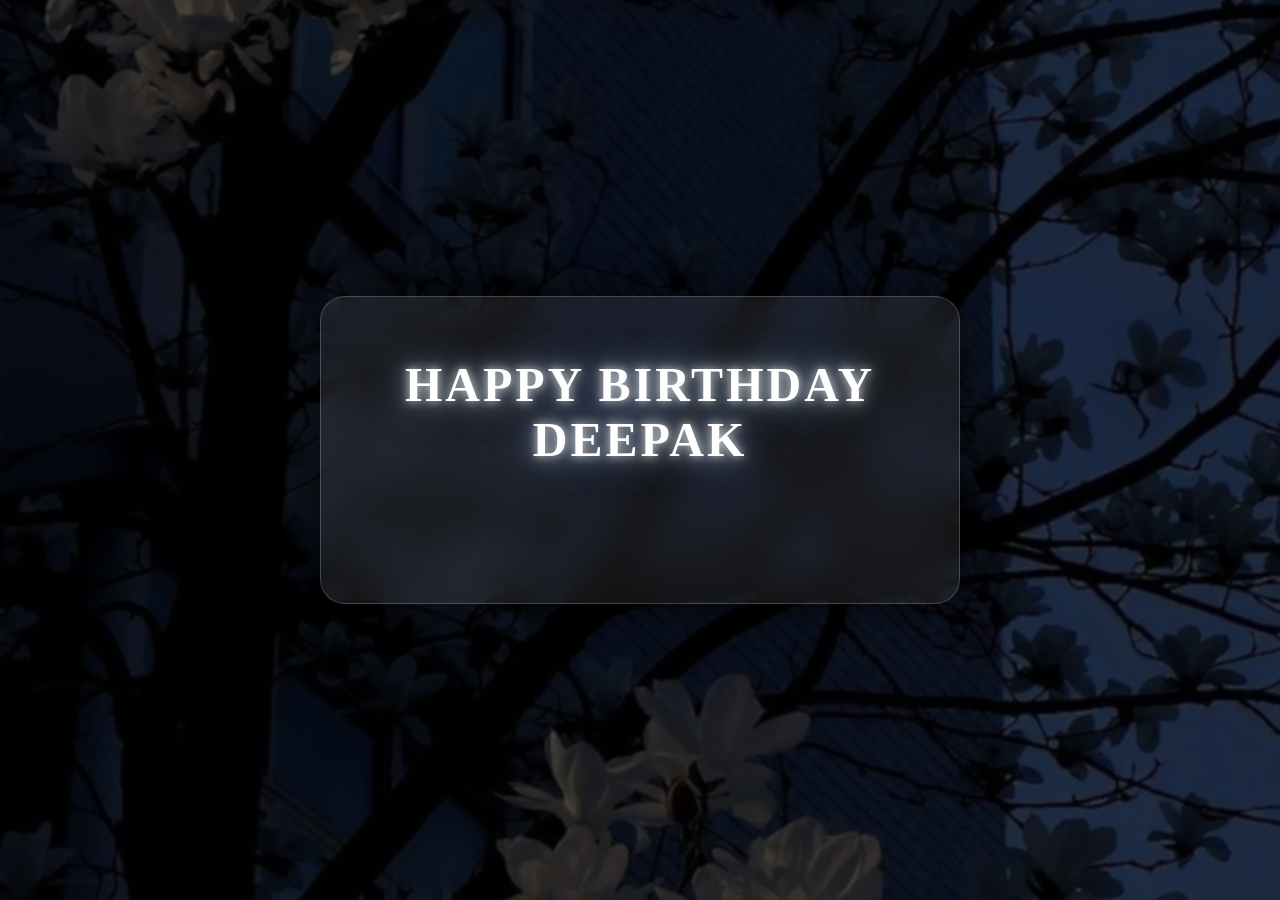
<file: index.html>
<!DOCTYPE html>
<html lang="en">
<head>
  <meta charset="UTF-8">
  <meta name="viewport" content="width=device-width, initial-scale=1.0">
  <title>Hii Darling</title>
  <link rel="stylesheet" href="styles/index.css">
</head>
<body>

<section class="hero">
  <img src="images/main-background.jpeg" class="hero-img">
  <div class="content">
    <div class="wish" id="loveText">Happy Birthday Deepak</div>
    <a href="menu.html" class="btn" id="enterBtn">Click</a>
  </div>
</section>

<script src="index.js"></script>

</body>
</html>
</file>
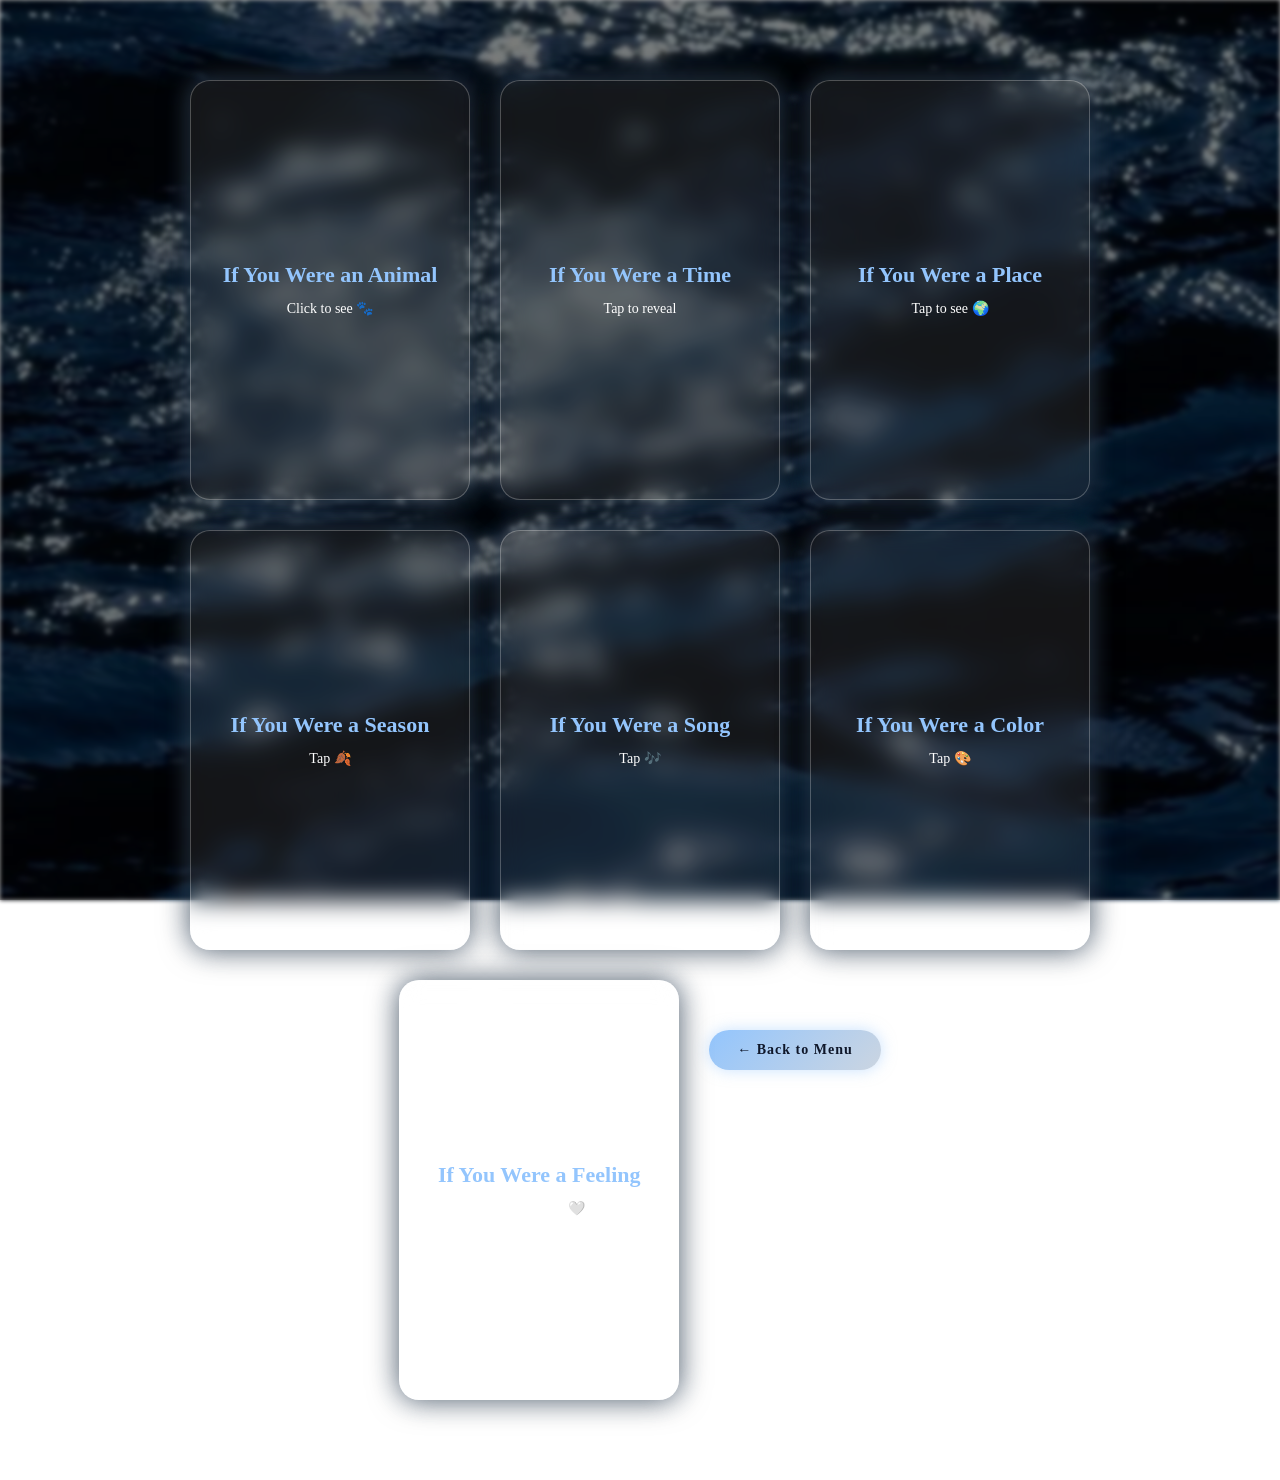
<file: anology.html>
<!DOCTYPE html>
<html lang="en">

<head>
  <meta charset="UTF-8">
  <meta name="viewport" content="width=device-width, initial-scale=1.0">
  <title>Analogy</title>
  <link rel="stylesheet" href="styles/anology.css">
</head>

<body>

  <section class="hero">
    <img src="images/analogy-background.jpeg" class="hero-img">

    <div class="content">
      <div class="cards-container">


        <!-- 1 -->
        <div class="flip-card effect-1">
          <div class="flip-inner">
            <div class="flip-front">
              <h2>If You Were an Animal</h2>
              <p>Click to see 🐾</p>
            </div>
            <div class="flip-back">
              <img src="images/cat.jpeg" class="flip-img">
              <p>You’d be a cat — calm, independent, secretly soft, and friendly only with the people you genuinely like.</p>
            </div>
          </div>
        </div>

        <!-- 2 -->
        <div class="flip-card effect-2">
          <div class="flip-inner">
            <div class="flip-front">
              <h2>If You Were a Time</h2>
              <p>Tap to reveal </p>
            </div>
            <div class="flip-back">
              <img src="images/time.jpeg" class="flip-img">
              <p>You’d be a sunrise — the kind that slowly lights up everything around it.</p>
            </div>
          </div>
        </div>

        <!-- 3 -->
        <div class="flip-card effect-3">
          <div class="flip-inner">
            <div class="flip-front">
              <h2>If You Were a Place</h2>
              <p>Tap to see 🌍</p>
            </div>
            <div class="flip-back">
              <img src="images/place.jpeg" class="flip-img">
              <p>You’d be the Mountains — strong and grounding. Infinte</p>
            </div>
          </div>
        </div>

        <!-- 4 -->
        <div class="flip-card effect-4">
          <div class="flip-inner">
            <div class="flip-front">
              <h2>If You Were a Season</h2>
              <p>Tap 🍂</p>
            </div>
            <div class="flip-back">
              <img src="images/season.jpeg" class="flip-img">
              <p>You’d be Spring — fresh, warm, and the kind that makes everything feel alive again.</p>
            </div>
          </div>
        </div>

        <!-- 5 -->
        <div class="flip-card effect-5">
          <div class="flip-inner">
            <div class="flip-front">
              <h2>If You Were a Song</h2>
              <p>Tap 🎶</p>
            </div>
            <div class="flip-back">
              <img src="images/song.jpeg" class="flip-img">
              <p>Stubborn. Not gonna lie</p>
            </div>
          </div>
        </div>

        <!-- 6 -->
        <div class="flip-card effect-6">
          <div class="flip-inner">
            <div class="flip-front">
              <h2>If You Were a Color</h2>
              <p>Tap 🎨</p>
            </div>
            <div class="flip-back">
              <img src="images/color.jpeg" class="flip-img">
              <p>You’d be Pantone Blue — deep and rare.</p>
            </div>
          </div>
        </div>

        <!-- 7 (Emotional) -->
        <div class="flip-card effect-7">
          <div class="flip-inner">
            <div class="flip-front">
              <h2>If You Were a Feeling</h2>
              <p>Click slowly 🤍</p>
            </div>
            <div class="flip-back">
              <img src="images/feeling.jpeg" class="flip-img">
              <p>You’d be Comfort — the kind that feels like home.</p>
            </div>
          </div>
        </div>

        <div class="back-wrapper">
          <a href="menu.html" class="back-btn">← Back to Menu</a>
        </div>


      </div>
    </div>
  </section>

  <script>
    const cards = document.querySelectorAll(".flip-card");
    cards.forEach(card => {
      card.addEventListener("click", () => {
        card.classList.toggle("flipped");
      });
    });
  </script>

</body>

</html>
</file>
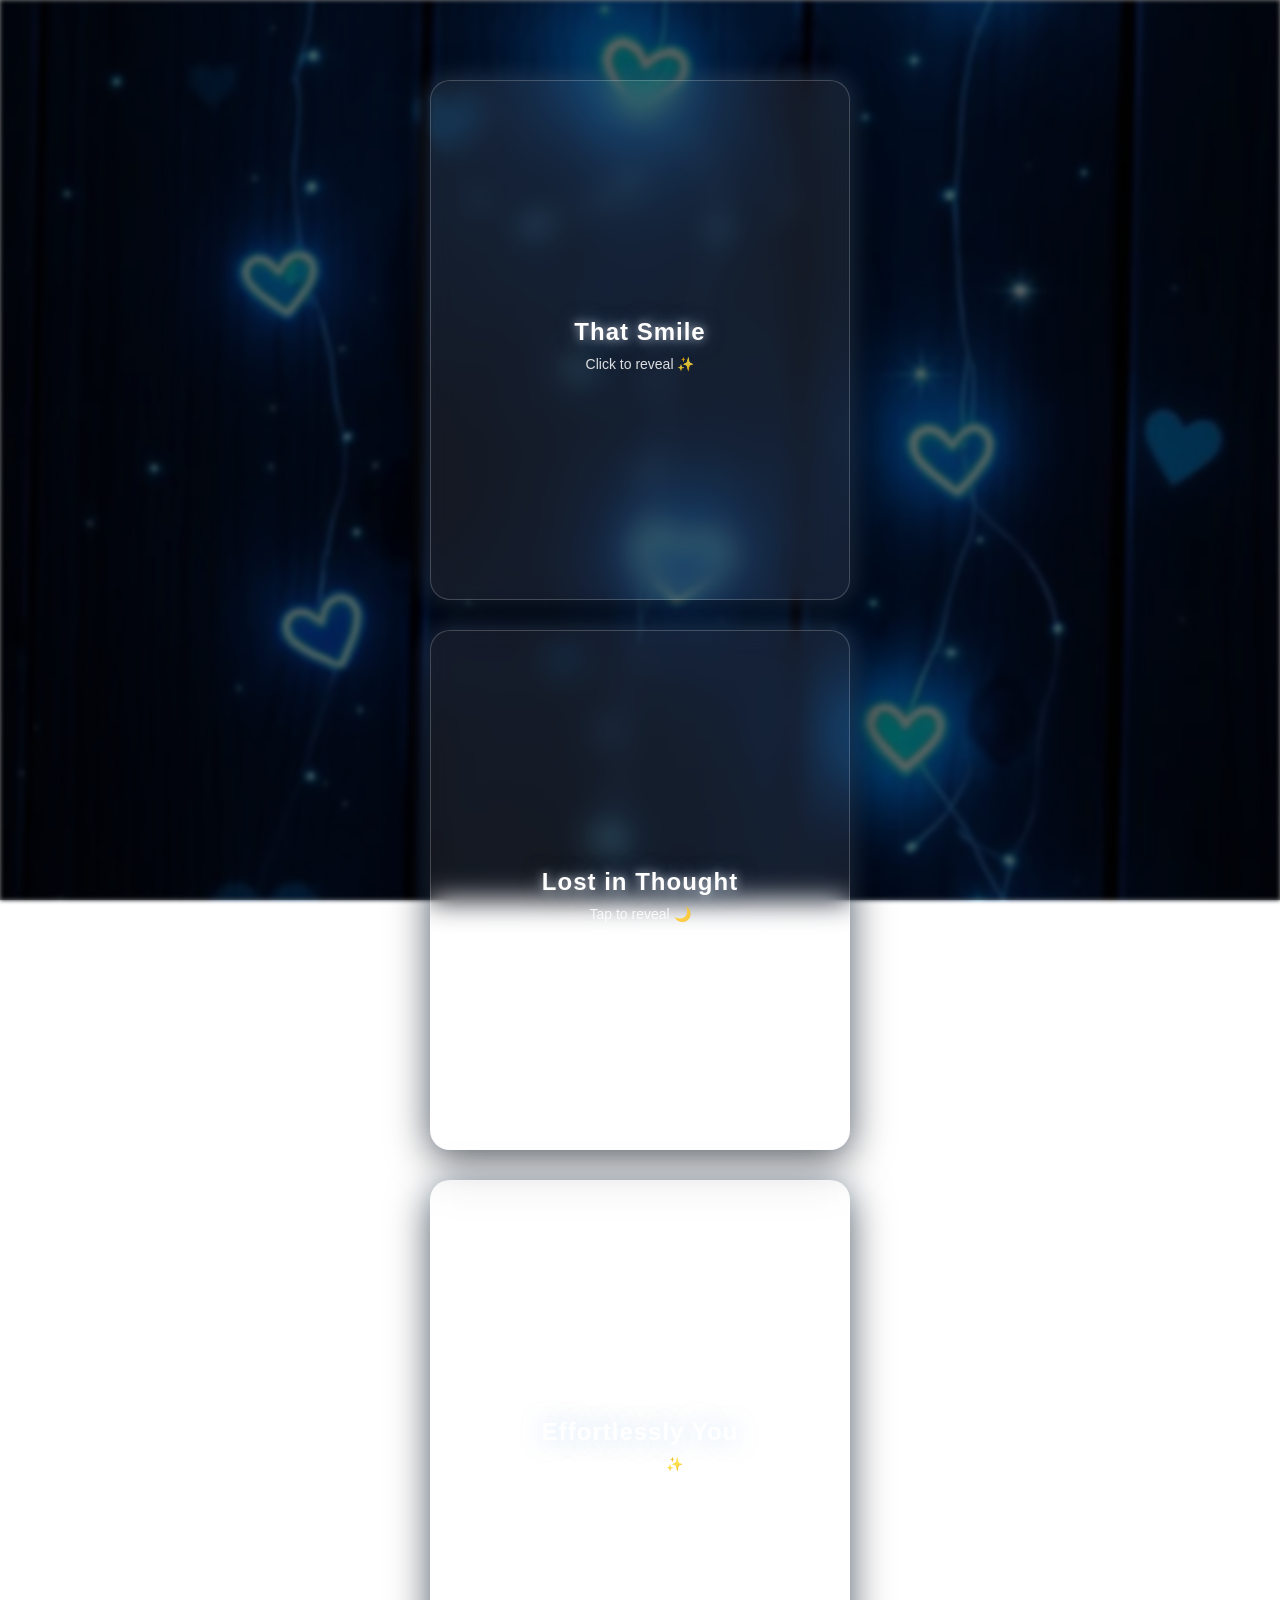
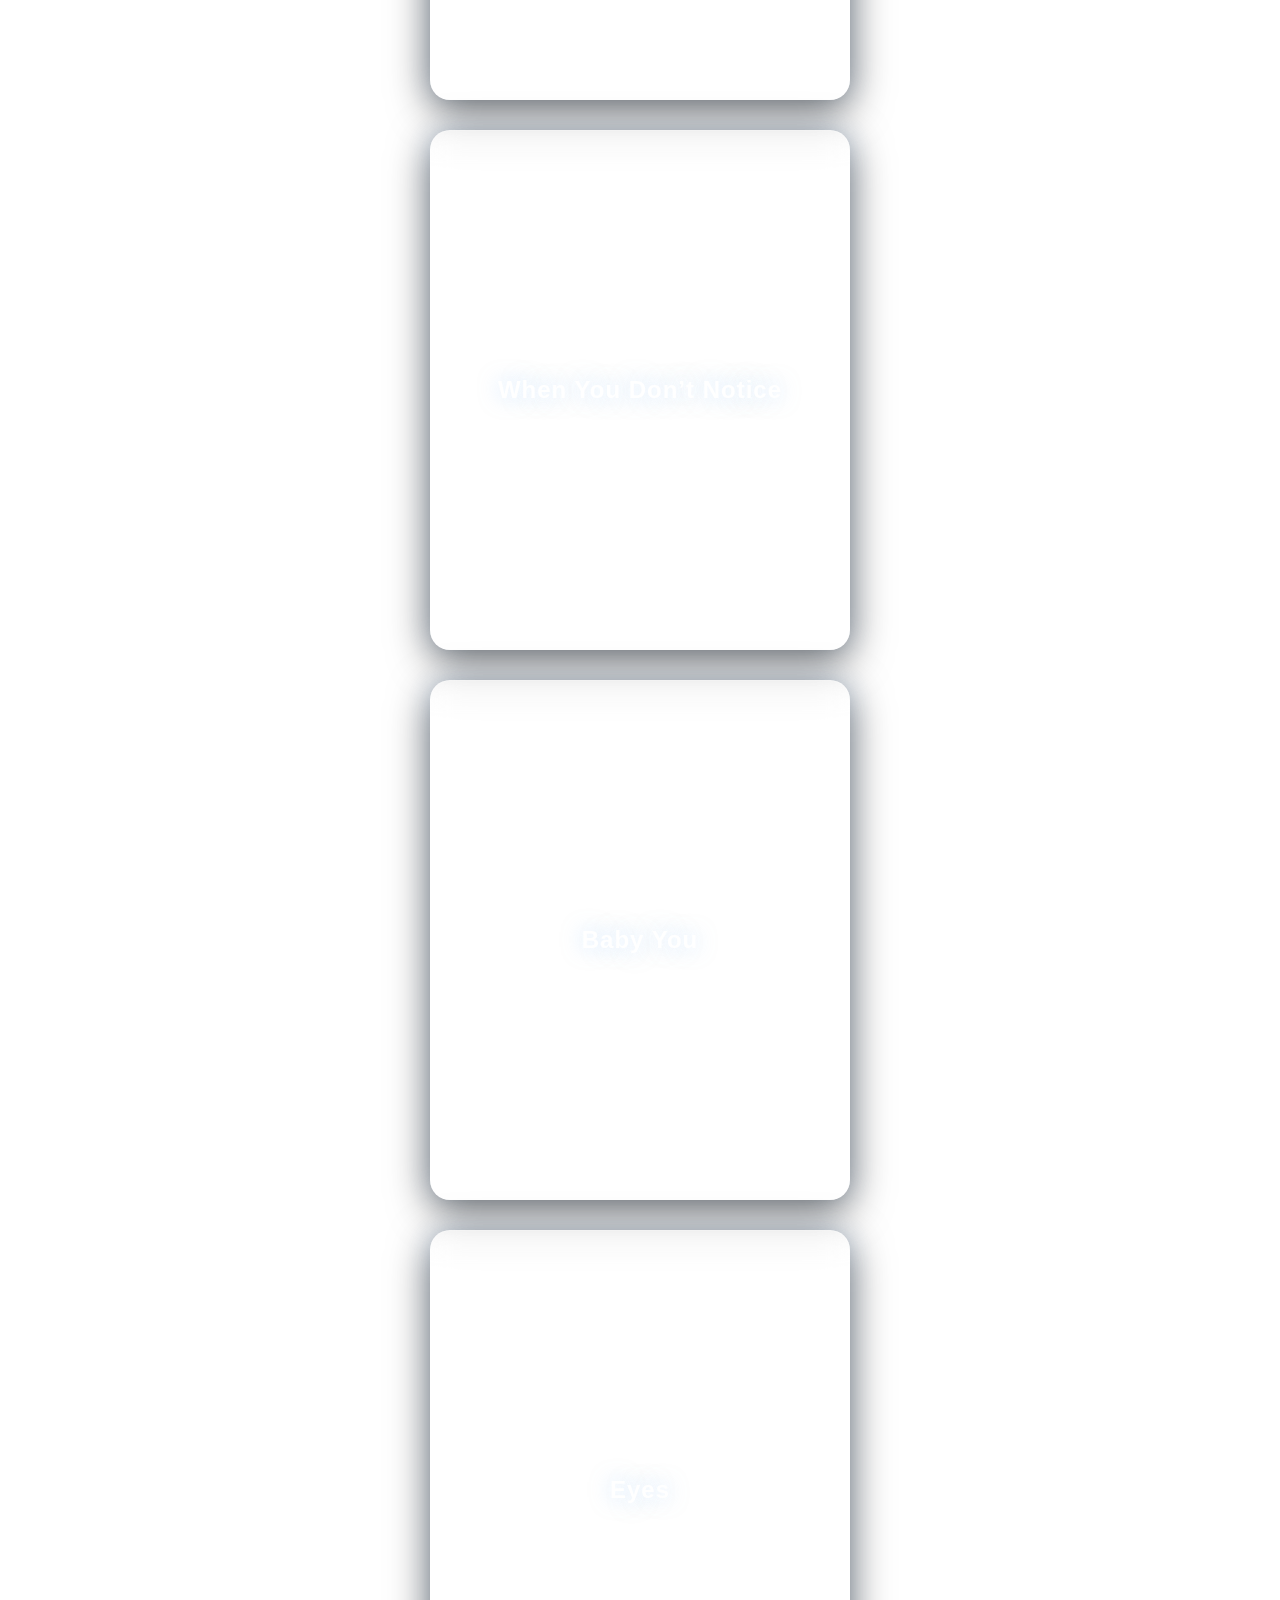
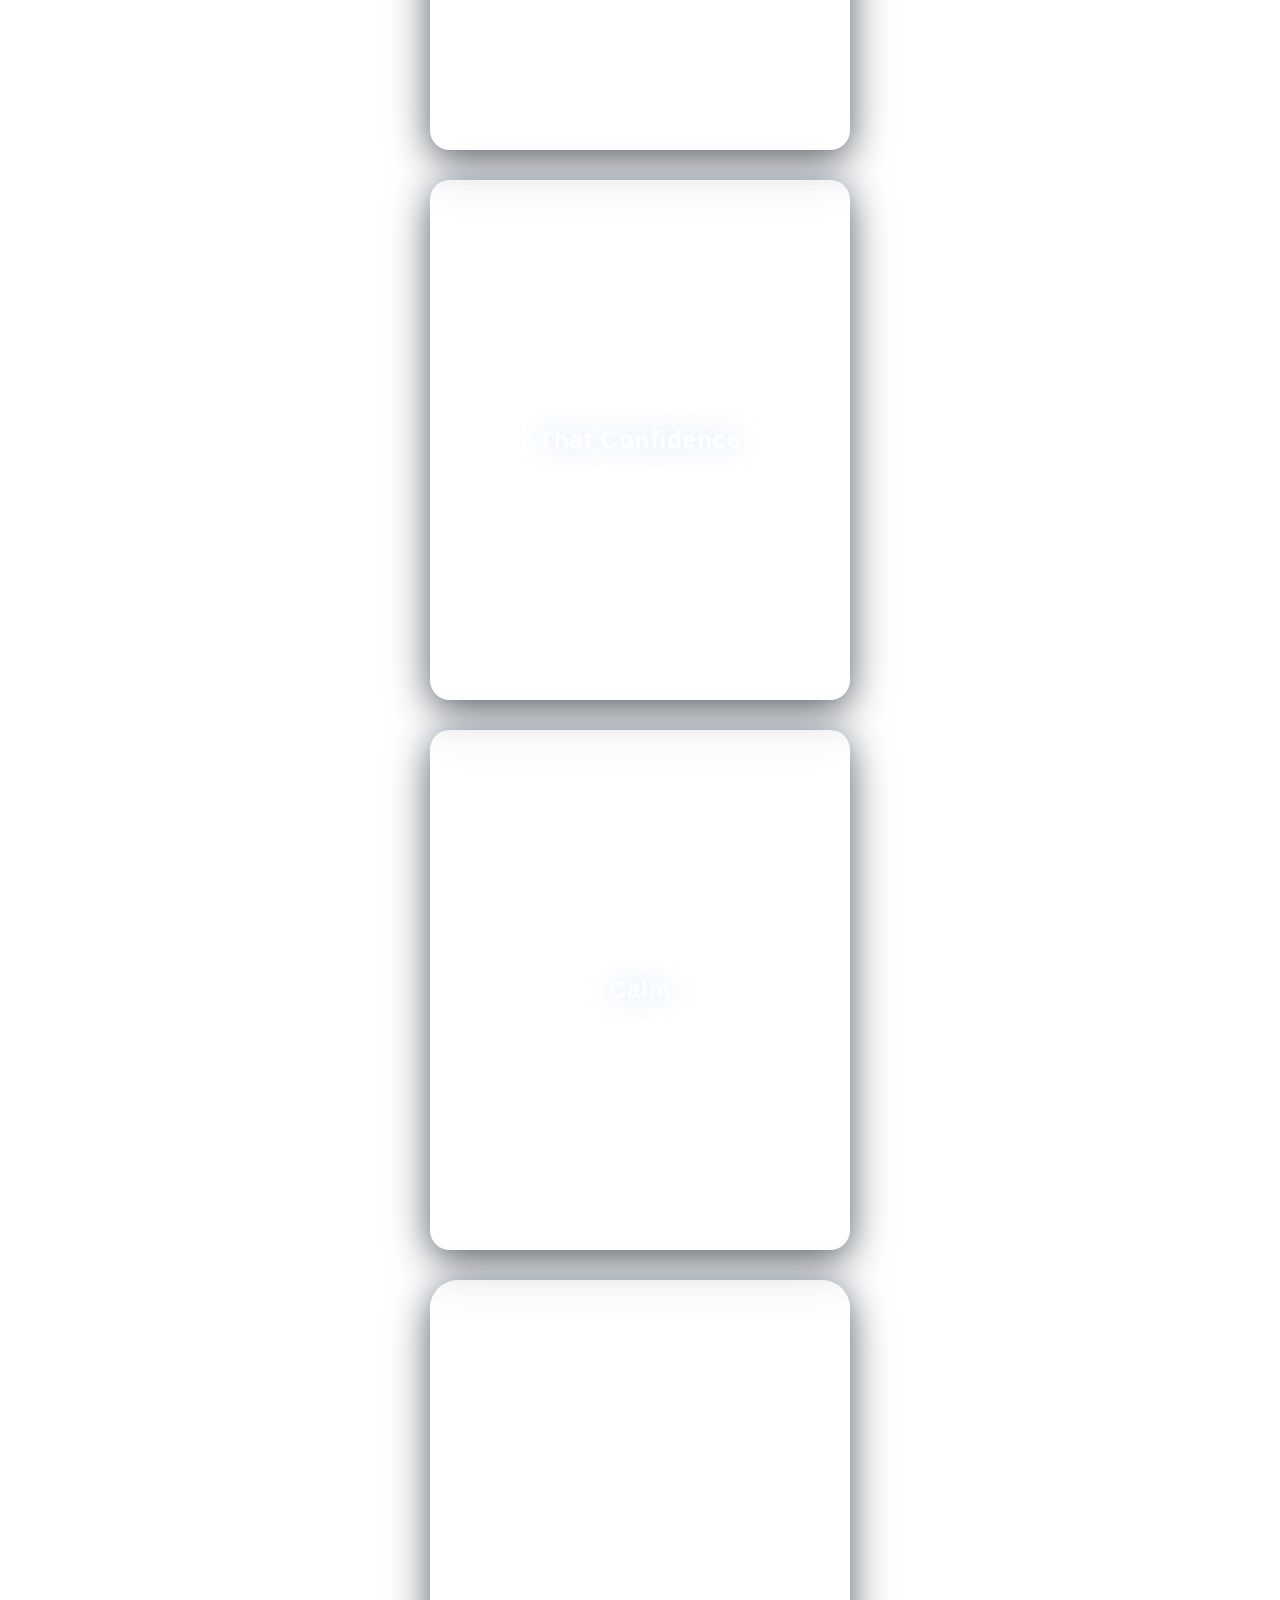
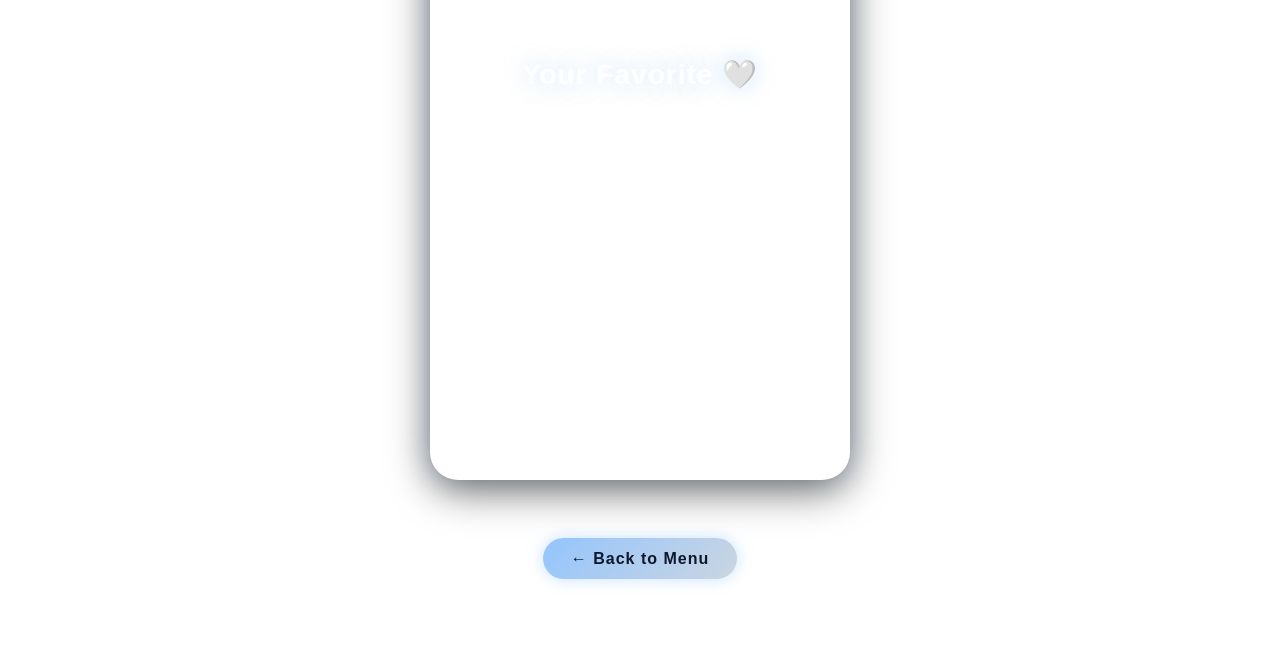
<file: describing.html>
<!DOCTYPE html>
<html lang="en">
<head>
  <meta charset="UTF-8">
  <title>Describing</title>
  <meta name="viewport" content="width=device-width, initial-scale=1.0">
  <link rel="stylesheet" href="styles/describing.css">
</head>

<body>

<section class="hero">
  <img src="images/describing-background.jpeg" class="hero-img">

  <div class="content">
    <div class="cards-container">

      <!-- 1 -->
      <div class="flip-card effect-1">
        <div class="flip-inner">
          <div class="flip-front">
            <h2>That Smile</h2>
            <p>Click to reveal ✨</p>
          </div>
          <div class="flip-back">
            <img src="images/smile.jpeg" class="flip-img">
            <p>This right here? This is the reason my mood changes in seconds and i forgive you easyly</p>
          </div>
        </div>
      </div>

      <!-- 2 -->
      <div class="flip-card effect-2">
        <div class="flip-inner">
          <div class="flip-front">
            <h2>Lost in Thought</h2>
            <p>Tap to reveal 🌙</p>
          </div>
          <div class="flip-back">
            <img src="images/lost.jpeg" class="flip-img">
            <p>The way you stare into nothing while thinking about everything… it’s attractive.</p>
          </div>
        </div>
      </div>

      <!-- 3 -->
      <div class="flip-card effect-3">
        <div class="flip-inner">
          <div class="flip-front">
            <h2>Effortlessly You</h2>
            <p>Tap to see ✨</p>
          </div>
          <div class="flip-back">
            <img src="images/effortless.jpeg" class="flip-img">
            <p>You don’t even put in extra effort.
But somehow, you always looks the Best. What is the secret</p>
          </div>
        </div>
      </div>

      <!-- 4 -->
      <div class="flip-card effect-4">
        <div class="flip-inner">
          <div class="flip-front">
            <h2>When You Don’t Notice</h2>
          </div>
          <div class="flip-back">
            <img src="images/notice.jpeg" class="flip-img">
            <p>The best version of you is when you don’t even know you’re being watched. hayeeeeeeeee</p>
          </div>
        </div>
      </div>

      <!-- 5 -->
      <div class="flip-card effect-5">
        <div class="flip-inner">
          <div class="flip-front">
            <h2>Baby You</h2>
          </div>
          <div class="flip-back">
            <img src="images/baby.jpeg" class="flip-img">
            <p>That soft side you don’t show everyone. </p>
          </div>
        </div>
      </div>

      <!-- 6 -->
      <div class="flip-card effect-6">
        <div class="flip-inner">
          <div class="flip-front">
            <h2>Eyes</h2>
          </div>
          <div class="flip-back">
            <img src="images/eyes.jpeg" class="flip-img">
            <p>It’s the way they look like they understand more than you say. MY Favorite 😉😘</p>
          </div>
        </div>
      </div>

      <!-- 7 -->
      <div class="flip-card effect-7">
        <div class="flip-inner">
          <div class="flip-front">
            <h2>That Confidence</h2>
          </div>
          <div class="flip-back">
            <img src="images/confidence.jpeg" class="flip-img">
            <p>The way you carry yourself… you don’t even realize how powerful that is.</p>
          </div>
        </div>
      </div>

      <!-- 8 -->
      <div class="flip-card effect-8">
        <div class="flip-inner">
          <div class="flip-front">
            <h2>Calm</h2>
          </div>
          <div class="flip-back">
            <img src="images/calm.jpeg" class="flip-img">
            <p>You don’t rush. You don’t panic.
You just stay composed  and that says everything..</p>
          </div>
        </div>
      </div>

      <!-- 9
      <div class="flip-card effect-9">
        <div class="flip-inner">
          <div class="flip-front">
            <h2>Even Like This</h2>
          </div>
          <div class="flip-back">
            <img src="images/annoyed.jpeg" class="flip-img">
            <p>Even when you’re annoyed… I still think you look perfect.</p>
          </div>
        </div>
      </div> -->

      <!-- 10 FINAL -->
      <div class="flip-card effect-10">
        <div class="flip-inner">
          <div class="flip-front">
            <h2>Your Favorite 🤍</h2>
            <p>Click slowly…</p>
          </div>
          <div class="flip-back">
            <img src="images/your.jpeg" class="flip-img">
            <p>The way you love your people…</p>
          </div>
        </div>
      </div>

      <div class="back-wrapper">
        <a href="menu.html" class="back-btn">← Back to Menu</a>
      </div>

    </div>
  </div>
</section>

<script>
  const cards = document.querySelectorAll(".flip-card");
  cards.forEach(card => {
    card.addEventListener("click", () => {
      card.classList.toggle("flipped");
    });
  });
</script>

</body>
</html>
</file>
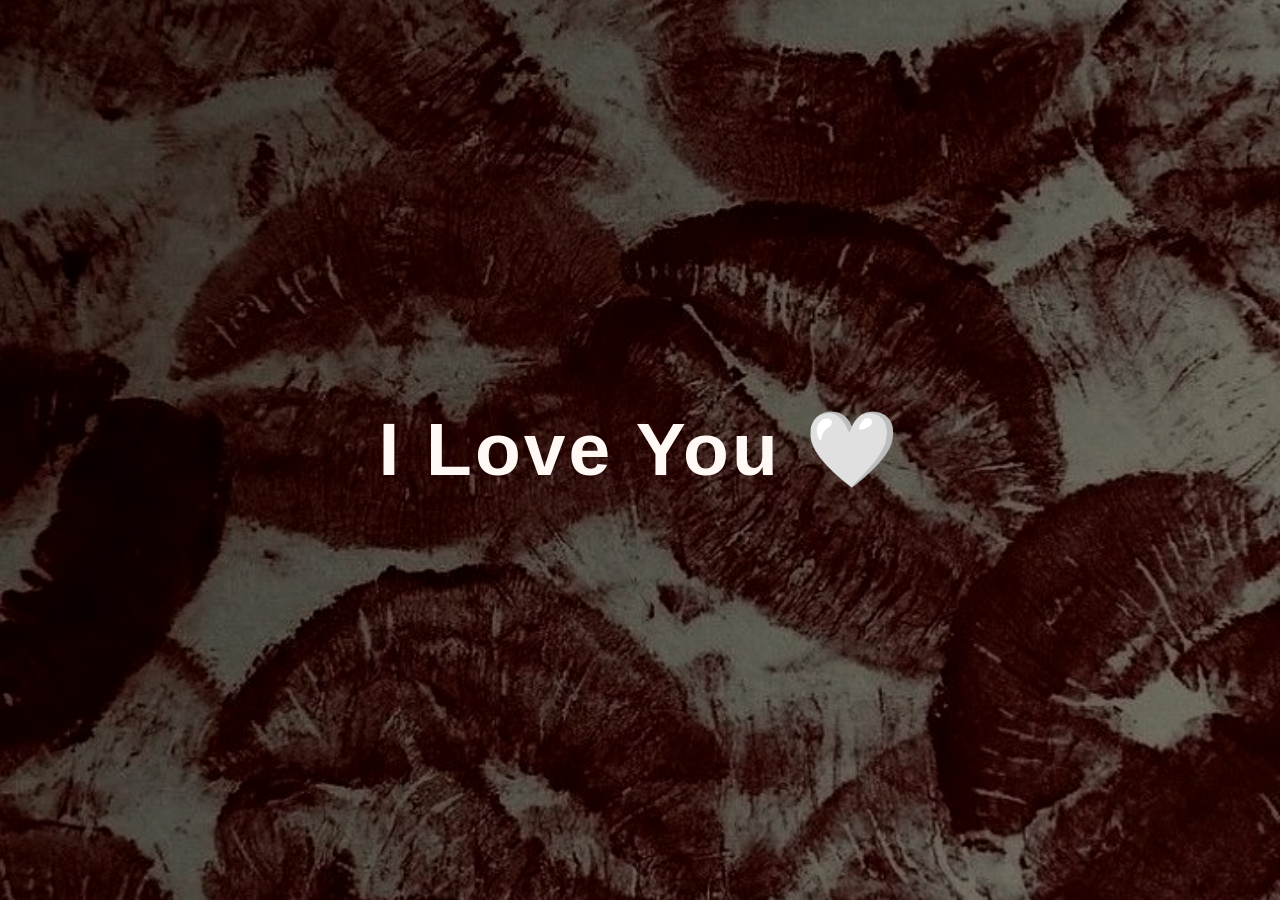
<file: final.html>
<!DOCTYPE html>
<html lang="en">
<head>
  <meta charset="UTF-8">
  <title>I Love You</title>
  <meta name="viewport" content="width=device-width, initial-scale=1.0">
  <link rel="stylesheet" href="styles/final.css">
</head>

<body>
<img src="images/background.jpeg" class="bg-img">
<div class="overlay"></div>

<div class="love-container">
  <h1 id="loveText" class="love-text">I Love You 🤍</h1>
</div>

<script src="final.js"></script>

</body>
</html>
</file>
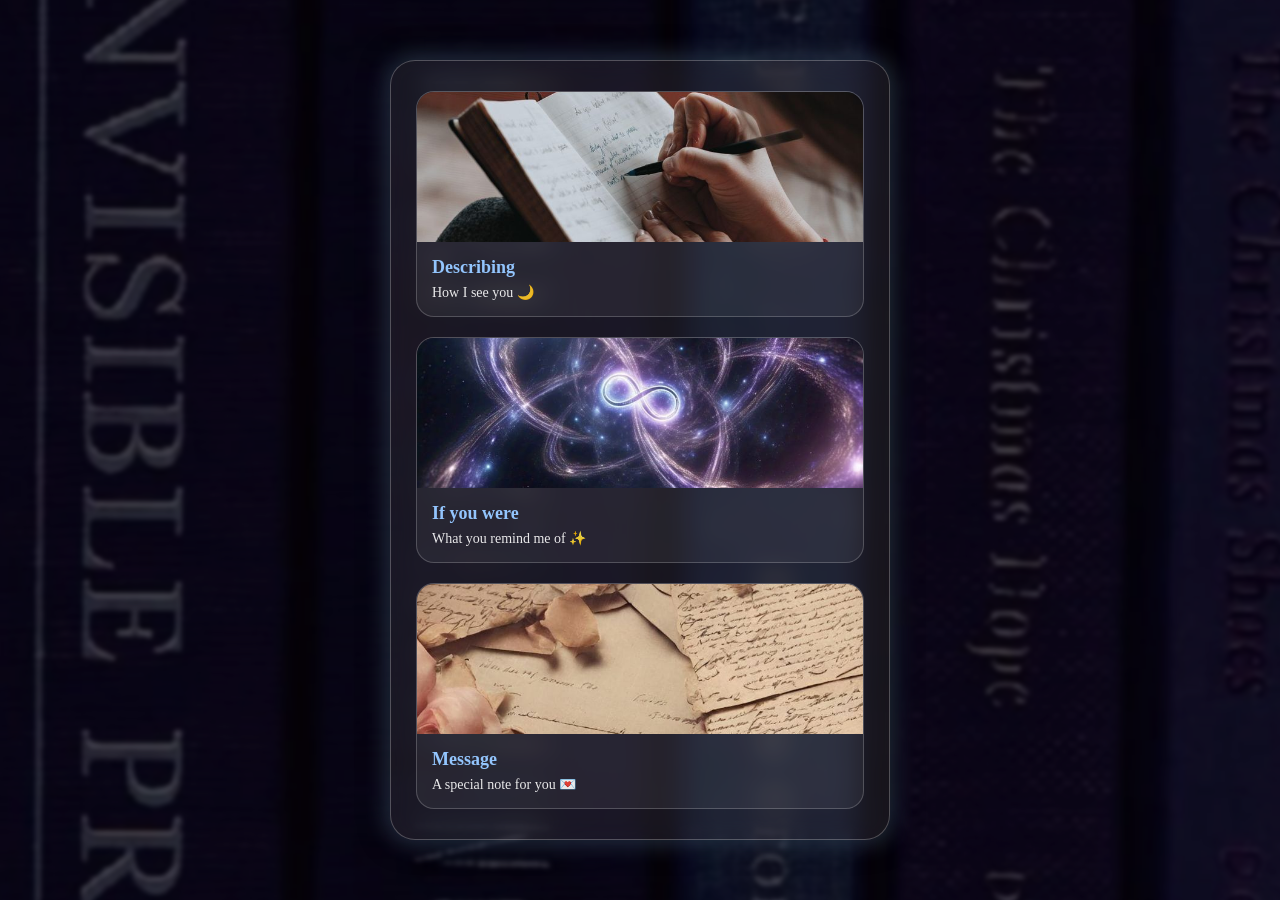
<file: menu.html>
<!DOCTYPE html>
<html lang="en">

<head>
  <meta charset="UTF-8">
  <meta name="viewport" content="width=device-width, initial-scale=1.0">
  <title>Menu </title>
  <link rel="stylesheet" href="styles/menu.css">
</head>

<body>
  <section class="hero">
    <img src="images/menu-background.jpeg" class="hero-img">

    <div class="content">

      <div class="menu-card">

        <a href="describing.html" class="menu-item">
          <img src="images/describing.jpeg" class="card-img">
          <div class="card-text">
            <h2>Describing</h2>
            <p>How I see you 🌙</p>
          </div>
        </a>

        <a href="anology.html" class="menu-item">
          <img src="images/analogy.jpeg" class="card-img">
          <div class="card-text">
            <h2>If you were</h2>
            <p>What you remind me of ✨</p>
          </div>
        </a>

        <a href="message.html" class="menu-item">
          <img src="images/message.jpeg" class="card-img">
          <div class="card-text">
            <h2>Message</h2>
            <p>A special note for you 💌</p>
          </div>
        </a>



      </div>

    </div>
  </section>

  <script>
    document.querySelectorAll("a").forEach(link => {
      link.addEventListener("click", function (e) {
        e.preventDefault();
        document.body.style.opacity = 0;
        document.body.style.transition = "opacity 0.4s ease";
        setTimeout(() => {
          window.location = this.href;
        }, 400);
      });
    });
  </script>

</body>

</html>
</file>
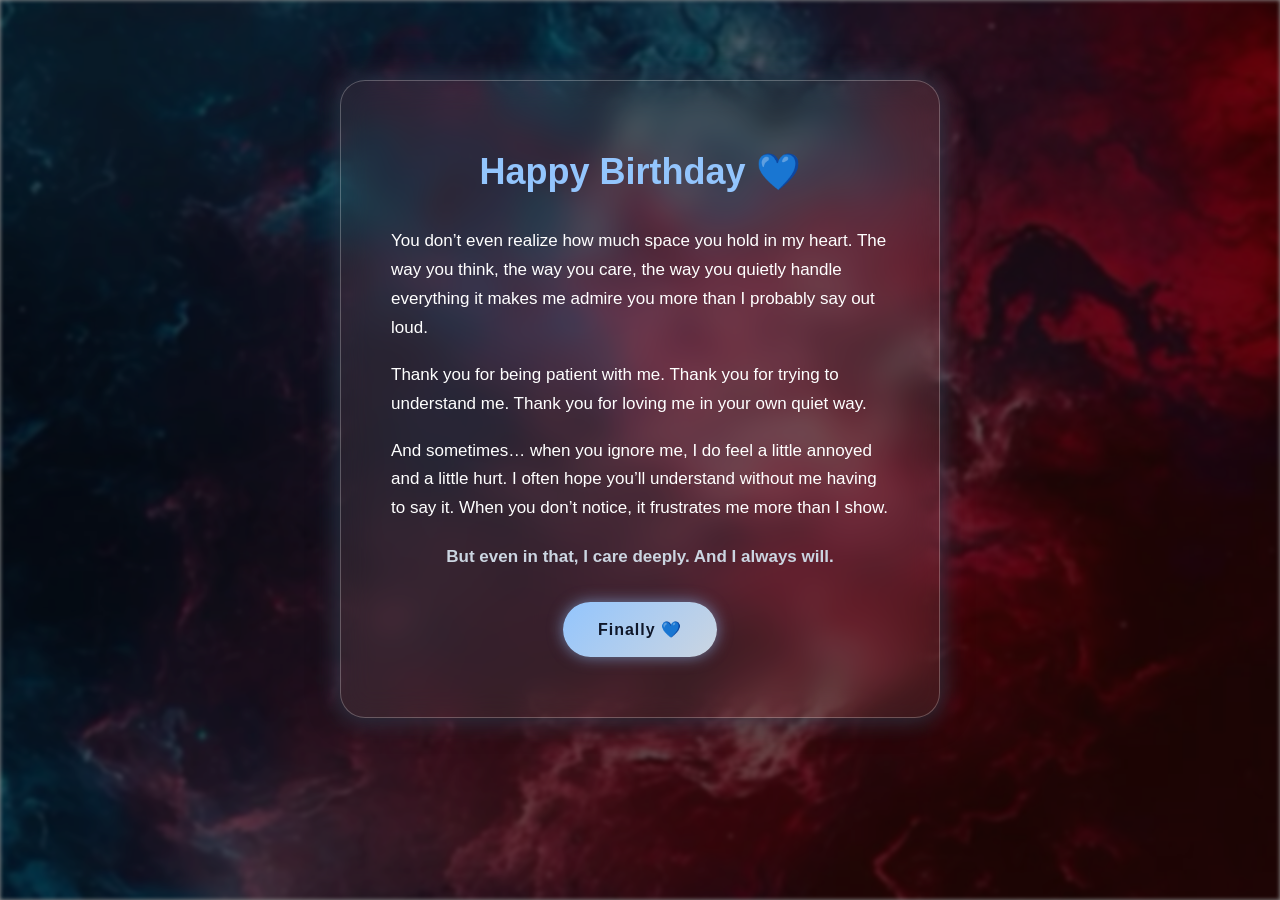
<file: message.html>
<!DOCTYPE html>
<html lang="en">
<head>
  <meta charset="UTF-8">
  <title>Birthday Message</title>
  <meta name="viewport" content="width=device-width, initial-scale=1.0">
  <link rel="stylesheet" href="styles/message.css">
</head>

<body>

<section class="hero">
  <img src="images/message-background.jpeg" class="hero-img">

  <div class="content">
    <div class="message-card">
      <h1>Happy Birthday 💙</h1>

      <p>
        You don’t even realize how much space you hold in my heart.
        The way you think, the way you care, the way you quietly handle everything 
        it makes me admire you more than I probably say out loud.
      </p>

      <p>
        Thank you for being patient with me.
        Thank you for trying to understand me.
        Thank you for loving me in your own quiet way.
      </p>

      <p>
        And sometimes… when you ignore me, I do feel a little annoyed and a little hurt.
        I often hope you’ll understand without me having to say it.
        When you don’t notice, it frustrates me more than I show. 
      </p>

      <p>
         
      </p>

      <p class="ending">
        But even in that, I care deeply.  
        And I always will.
      </p>

      <a href="final.html" class="love-btn">Finally 💙</a>

    </div>
  </div>
</section>

</body>
</html>
</file>
<file: styles/index.css>
/*index.html*/
* {
  margin: 0;
  padding: 0;
  box-sizing: border-box;
}

.hero {
  position: relative;
  height: 100vh;
  width: 100%;
  overflow: hidden;
}

.hero-img {
  width: 100%;
  height: 100%;
  object-fit: cover;

  /* Reduced blur and brighter image */
  filter: blur(1px) brightness(55%);
  transform: scale(1.03);
}

.hero::after {
  content: "";
  position: absolute;
  inset: 0;
  background: rgba(78, 77, 77, 0.45);
}

.content {
  background: rgba(255, 255, 255, 0.08);
  backdrop-filter: blur(18px);
  padding: 60px 80px;
  border-radius: 25px;
  text-align: center;
  box-shadow: 0 0 40px rgba(0, 0, 0, 0.6);
  border: 1px solid rgba(255, 255, 255, 0.2);
  position: absolute;
  top: 50%;
  left: 50%;
  transform: translate(-50%, -50%);
}

.wish {
  font-size: 42px;
  font-weight: 800;
  /* 👈 Bold */
  color: #ffffff;
  letter-spacing: 2px;
  text-transform: uppercase;
  text-shadow: 0 0 15px rgba(255, 255, 255, 0.4);
  margin-bottom: 35px;
}

.content {
  background: rgba(255, 255, 255, 0.08);
  backdrop-filter: blur(18px);
  padding: 60px 80px;
  border-radius: 25px;
  text-align: center;
  box-shadow: 0 0 40px rgba(0, 0, 0, 0.6);
  border: 1px solid rgba(255, 255, 255, 0.2);
  position: absolute;
  top: 50%;
  left: 50%;
  transform: translate(-50%, -50%);
  z-index: 2;
}

.wish {
  font-size: 48px;
  font-weight: 900;
  /* Extra bold */
  color: #ffffff;
  letter-spacing: 3px;
  text-transform: uppercase;
  margin-bottom: 30px;
  /* Strong glow effect */
  text-shadow: 0 0 10px rgba(255, 255, 255, 0.7), 0 0 20px rgba(255, 255, 255, 0.5), 0 0 40px rgba(147, 197, 253, 0.6);
}

.btn {
  display: inline-block;
  padding: 14px 36px;
  font-size: 16px;
  font-weight: 700;
  border-radius: 40px;
  text-decoration: none;
  text-align: center;
  cursor: pointer;
  background: linear-gradient(135deg, #cbd5e1, #93c5fd);
  color: #0f172a;
  box-shadow: 0 0 15px rgba(147, 197, 253, 0.6);
  transition: 0.3s ease;
}

.btn:hover {
  transform: scale(1.08);
  box-shadow: 0 0 30px rgba(147, 197, 253, 1);
}

.hero::after {
  content: "";
  position: absolute;
  inset: 0;
  background: rgba(0, 0, 0, 0.45);
  pointer-events: none;
  /* ✅ THIS FIXES THE BUTTON */
}

/*menu.html*/
body {
  animation: fadeIn 0.6s ease-in-out;
}

@keyframes fadeIn {
  from {
    opacity: 0;
  }

  to {
    opacity: 1;
  }
}

/* ===== LOVE TEXT EFFECT ===== */
#loveText {
  opacity: 0;
  transform: translateY(30px);
  transition: all 1.2s ease;
}

#loveText.show {
  opacity: 1;
  transform: translateY(0);
}

#loveText.glow {
  text-shadow:
    0 0 20px rgba(255,255,255,0.8),
    0 0 40px rgba(147,197,253,0.8),
    0 0 60px rgba(147,197,253,0.6);
}

/* ===== FLOATING HEARTS ===== */
.heart {
  position: fixed;
  bottom: -10px;
  color: rgba(255,255,255,0.7);
  pointer-events: none;
  animation: floatUp linear forwards;
  z-index: 10;
}

@keyframes floatUp {
  0% {
    transform: translateY(0) scale(1);
    opacity: 0.9;
  }
  100% {
    transform: translateY(-110vh) scale(1.4);
    opacity: 0;
  }
}

/* ===== TEXT ANIMATION ===== */

#wish, #loveText {
  opacity: 0;
  transform: translateY(30px);
  transition: all 1.2s ease;
}

#loveText.show {
  opacity: 1;
  transform: translateY(0);
}

#loveText.glow {
  text-shadow:
    0 0 20px rgba(255,255,255,0.8),
    0 0 40px rgba(147,197,253,0.8),
    0 0 60px rgba(147,197,253,0.6);
}

/* ===== BUTTON ENTRANCE ===== */

#enterBtn {
  opacity: 0;
  transform: translateY(20px);
  transition: all 1s ease;
}

#enterBtn.showBtn {
  opacity: 1;
  transform: translateY(0);
}

/* Gentle pulse */
#enterBtn.pulse {
  animation: pulseGlow 2s infinite alternate;
}

@keyframes pulseGlow {
  from {
    box-shadow: 0 0 15px rgba(147,197,253,0.6);
  }
  to {
    box-shadow: 0 0 35px rgba(147,197,253,1);
  }
}

/* ===== FLOATING HEARTS ===== */

.heart {
  position: fixed;
  bottom: -10px;
  color: rgba(255,255,255,0.8);
  pointer-events: none;
  animation: floatUp linear forwards;
  z-index: 10;
}

@keyframes floatUp {
  0% {
    transform: translateY(0) scale(1);
    opacity: 0.9;
  }
  100% {
    transform: translateY(-110vh) scale(1.5);
    opacity: 0;
  }
}
</file>
<file: styles/anology.css>
/* ===== RESET ===== */
* {
  margin: 0;
  padding: 0;
  box-sizing: border-box;
}

/* ===== FADE IN ===== */
body {
  animation: fadeIn 0.6s ease-in-out;
}

@keyframes fadeIn {
  from { opacity: 0; }
  to { opacity: 1; }
}

/* ===== HERO BACKGROUND ===== */
.hero {
  position: relative;
  min-height: 100vh;
  width: 100%;
  overflow-y: auto;
}

.hero-img {
  position: fixed;
  width: 100%;
  height: 100%;
  object-fit: cover;
  filter: blur(2px) brightness(75%);
  z-index: -2;
}

.hero::after {
  content: "";
  position: fixed;
  inset: 0;
  background: rgba(0,0,0,0.35);
  z-index: -1;
}

/* ===== CONTENT ===== */
.content {
  padding: 80px 20px;
  display: flex;
  justify-content: center;
}

/* ===== CARDS CONTAINER ===== */
.cards-container {
  width: 100%;
  max-width: 400px;
  display: flex;
  flex-direction: column;
  gap: 30px;
}

/* ===== CARD BASE ===== */
.flip-card {
  width: 100%;
  height: 420px;
  perspective: 1000px;
  cursor: pointer;
  transition: 0.6s ease;
}

.flip-inner {
  position: relative;
  width: 100%;
  height: 100%;
  transition: transform 0.8s ease;
  transform-style: preserve-3d;
}

/* FRONT & BACK BASE */
.flip-front,
.flip-back {
  position: absolute;
  width: 100%;
  height: 100%;
  border-radius: 20px;

  background: rgba(255,255,255,0.08);
  backdrop-filter: blur(12px);
  border: 1px solid rgba(255,255,255,0.25);

  box-shadow:
    0 0 30px rgba(0,0,0,0.6),
    0 0 25px rgba(147,197,253,0.4);

  display: flex;
  flex-direction: column;
  justify-content: center;
  align-items: center;

  padding: 20px;
  text-align: center;

  backface-visibility: hidden;
}

/* FRONT TEXT */
.flip-front h2 {
  color: #93c5fd;
  font-size: 22px;
  margin-bottom: 10px;
}

.flip-front p,
.flip-back p {
  color: white;
  font-size: 14px;
  line-height: 1.5;
}

/* DEFAULT BACK ROTATION */
.flip-back {
  transform: rotateY(180deg);
}

/* IMAGE */
.flip-img {
  width: 100%;
  height: 220px;
  object-fit: cover;
  border-radius: 15px;
  margin-bottom: 15px;
}


/* ========================= */
/* 🔙 BACK BUTTON            */
/* ========================= */

.back-wrapper {
  margin-top: 50px;
  text-align: center;
}

.back-btn {
  display: inline-block;
  padding: 12px 28px;
  border-radius: 30px;

  text-decoration: none;
  font-size: 14px;
  font-weight: 600;
  letter-spacing: 1px;

  color: #0f172a;
  background: linear-gradient(135deg, #93c5fd, #cbd5e1);

  box-shadow: 0 0 15px rgba(147,197,253,0.5);
  transition: all 0.3s ease;
}

.back-btn:hover {
  transform: scale(1.08);
  box-shadow:
    0 0 25px rgba(147,197,253,1),
    0 0 40px rgba(255,255,255,0.5);
}

.back-btn:active {
  transform: scale(0.95);
}


/* ===================================================== */
/* 🎭 SURPRISE TRANSITIONS (NO CONFLICT VERSION)        */
/* ===================================================== */

/* 1️⃣ CLASSIC ROTATE */
.effect-1.flipped .flip-inner {
  transform: rotateY(180deg);
}

/* ========================= */
/* 2️⃣ SOFT CROSS FADE       */
/* ========================= */

/* Disable 3D rotation for this card */
.effect-2 .flip-inner {
  transform: none !important;
}

/* Make both sides visible normally */
.effect-2 .flip-front,
.effect-2 .flip-back {
  backface-visibility: visible;
  transition: opacity 0.6s ease, transform 0.6s ease;
}

/* Back initial state */
.effect-2 .flip-back {
  transform: scale(1.05);
  opacity: 0;
}

/* When flipped */
.effect-2.flipped .flip-front {
  opacity: 0;
  transform: scale(0.95);
}

.effect-2.flipped .flip-back {
  opacity: 1;
  transform: scale(1);
}

/* 3️⃣ ZOOM REVEAL */
.effect-3 .flip-back {
  opacity: 0;
  transform: scale(0.3);
  transition: 0.6s ease;
}

.effect-3.flipped .flip-back {
  opacity: 1;
  transform: scale(1);
}

/* 4️⃣ ROTATE X (SEASON FIXED) */
.effect-4 .flip-back {
  transform: rotateX(180deg);
}

.effect-4.flipped .flip-inner {
  transform: rotateX(180deg);
}

/* ========================= */
/* 5️⃣ BLUR REVEAL (FIXED)   */
/* ========================= */

/* Disable 3D rotation for this card */
.effect-5 .flip-inner {
  transform: none !important;
}

/* Make back face visible normally */
.effect-5 .flip-back {
  transform: none;               /* remove rotateY */
  opacity: 0;
  filter: blur(20px);
  transition: 0.7s ease;
  backface-visibility: visible;
}

/* Hide front when flipped */
.effect-5.flipped .flip-front {
  opacity: 0;
}

/* Reveal back */
.effect-5.flipped .flip-back {
  opacity: 1;
  filter: blur(0);
}

/* 6️⃣ CURTAIN OPEN */
.effect-6 .flip-back {
  transform: scaleX(0);
  transform-origin: left;
  transition: 0.6s ease;
}

.effect-6.flipped .flip-back {
  transform: scaleX(1);
}

/* 7️⃣ EMOTIONAL CARD */
.effect-7 {
  transition: 0.6s ease;
}

.effect-7.flipped {
  transform: scale(1.05);
  z-index: 20;
}

.effect-7 .flip-back {
  transform: rotateY(180deg);
}

.effect-7.flipped .flip-inner {
  transform: rotateY(180deg);
  transition: transform 1.2s ease;
}

.effect-7.flipped::before {
  content: "";
  position: fixed;
  inset: 0;
  background: rgba(0,0,0,0.4);
  backdrop-filter: blur(4px);
  z-index: -1;
}

/* ===== DESKTOP ===== */
@media (min-width: 768px) {
  .cards-container {
    max-width: 900px;
    flex-direction: row;
    flex-wrap: wrap;
    justify-content: center;
  }

  .flip-card {
    width: 280px;
  }
}

/* ================= MOBILE IMAGE PERFECT FIT ================= */

@media (max-width: 768px) {

  .flip-img {
    width: 100%;
    height: 300px;                 /* Slightly taller for better crop */
    object-fit: cover;             /* Fill entire slot */
    object-position: center 35%;   /* 🔥 Shift slightly down from top */
    border-radius: 15px;
  }

  .flip-card {
    min-height: 580px;             /* Balance overall card height */
  }

}
</file>
<file: styles/describing.css>
/* ================= RESET ================= */
* { margin: 0; padding: 0; box-sizing: border-box; }

body { 
  animation: fadeIn 0.6s ease-in-out;
  font-family: 'Segoe UI', sans-serif;
}

@keyframes fadeIn { 
  from {opacity:0;} 
  to {opacity:1;} 
}

/* ================= HERO ================= */
.hero { position: relative; min-height: 100vh; }

.hero-img {
  position: fixed;
  width: 100%;
  height: 100%;
  object-fit: cover;
  filter: blur(2px) brightness(70%);
  z-index: -2;
}

.hero::after {
  content:"";
  position:fixed;
  inset:0;
  background:rgba(0,0,0,0.45);
  z-index:-1;
}

/* ================= CONTENT ================= */
.content {
  padding:80px 20px;
  display:flex;
  justify-content:center;
}

.cards-container {
  width:100%;
  max-width:420px;
  display:flex;
  flex-direction:column;
  gap:30px;
}

/* ================= CARD BASE ================= */
.flip-card {
  width:100%;
  min-height:520px;   /* 🔥 Taller card */
  perspective:1200px;
  cursor:pointer;
  transition: transform 0.4s ease;
}

.flip-card:hover {
  transform: translateY(-6px);
}

.flip-inner {
  position:relative;
  width:100%;
  height:100%;
  transition:transform 0.9s cubic-bezier(.4,.2,.2,1);
  transform-style:preserve-3d;
}

/* ================= GLASS CARD ================= */
.flip-front, 
.flip-back {
  position:absolute;
  width:100%;
  height:100%;
  border-radius:20px;

  background:rgba(255,255,255,0.08);
  backdrop-filter:blur(14px);
  border:1px solid rgba(255,255,255,0.2);

  box-shadow:
    0 10px 40px rgba(0,0,0,0.6),
    0 0 25px rgba(147,197,253,0.3);

  display:flex;
  flex-direction:column;
  justify-content:center;   /* ✅ CENTER VERTICALLY */
  align-items:center;       /* ✅ CENTER HORIZONTALLY */

  padding:20px;
  text-align:center;

  backface-visibility:hidden;
}

/* ================= IMAGE (BIGGER + MAX CONTENT) ================= */
.flip-img {
  width:100%;
  aspect-ratio: 4 / 3;   /* 🔥 Bigger visible area */
  object-fit: cover;
  object-position: center;

  border-radius:15px;
  margin-bottom:20px;

  transition: transform 0.6s ease;
}

.flip-card.flipped .flip-img {
  transform: scale(1.05);
}

/* ================= TEXT ================= */
.flip-front h2 {
  color:#ffffff;
  font-size:24px;
  font-weight:700;
  letter-spacing:1px;
  margin-top:10px;
  margin-bottom:10px;

  text-shadow:
    0 0 10px rgba(255,255,255,0.6),
    0 0 20px rgba(147,197,253,0.5);
}

.flip-front p {
  color:rgba(255,255,255,0.85);
  font-size:14px;
}

.flip-back p {
  color:#f1f5f9;
  font-size:15px;
  line-height:1.6;
  margin-top:10px;
}

/* ================= BACK ROTATION ================= */
.flip-back { 
  transform:rotateY(180deg); 
}

/* ================= TRANSITIONS ================= */

/* 1 Soft Flip */
.effect-1.flipped .flip-inner {
  transform: rotateY(180deg);
}

/* 2 Vertical Flip */
.effect-2 .flip-back {
  transform: rotateX(180deg);
}
.effect-2.flipped .flip-inner {
  transform: rotateX(180deg);
}

/* 3 Zoom Reveal */
.effect-3 .flip-inner { transform: none !important; }
.effect-3 .flip-back {
  transform:none;
  opacity:0;
  transition:0.7s ease;
}
.effect-3.flipped .flip-front { opacity:0; }
.effect-3.flipped .flip-back { opacity:1; }

/* 4 Clean Fade (FIXED NO INVERT) */
.effect-4 .flip-inner { transform: none !important; }

.effect-4 .flip-front,
.effect-4 .flip-back {
  backface-visibility: visible;
  transition: opacity 0.6s ease;
}

.effect-4 .flip-back {
  transform:none;
  opacity:0;
}

.effect-4.flipped .flip-front { opacity:0; }
.effect-4.flipped .flip-back { opacity:1; }

/* 5 Soft Lift */
.effect-5 .flip-inner { transform:none !important; }

.effect-5 .flip-back {
  transform:none;
  opacity:0;
  transition:0.6s ease;
}

.effect-5.flipped .flip-front { opacity:0; }
.effect-5.flipped .flip-back { opacity:1; }

/* 6 Glow Flip */
.effect-6.flipped {
  transform: scale(1.05);
  box-shadow: 0 0 40px rgba(255,200,100,0.6);
}
.effect-6.flipped .flip-inner {
  transform: rotateY(180deg);
}

/* 7 Tilt Flip */
.effect-7.flipped {
  transform: scale(1.05) rotate(-2deg);
}
.effect-7.flipped .flip-inner {
  transform: rotateY(180deg);
}

/* 8 Blur Reveal */
.effect-8 .flip-inner { transform:none !important; }

.effect-8 .flip-back {
  transform:none;
  opacity:0;
  filter:blur(20px);
  transition:0.8s ease;
}

.effect-8.flipped .flip-front { opacity:0; }
.effect-8.flipped .flip-back {
  opacity:1;
  filter:blur(0);
}

/* 9 Depth Flip */
.effect-9.flipped {
  transform: scale(1.03);
}
.effect-9.flipped .flip-inner {
  transform: rotateY(180deg);
}

/* ================= */
/* 🔟 FINAL CARD REEL STYLE */
/* ================= */

.effect-10 {
  min-height: 650px;   /* 🔥 Taller card for reel ratio */
}

/* ================= */
/* 🔟 FINAL CARD — BIG CINEMATIC VERSION */
/* ================= */

.effect-10 {
  min-height: 800px;          /* 🔥 Much taller */
  transform-origin: center;
}

/* Bigger glass container feel */
.effect-10 .flip-front,
.effect-10 .flip-back {
  padding: 35px;
  border-radius: 28px;
}

/* Reel ratio image (vertical dramatic look) */
.effect-10 .flip-img {
  width: 100%;
  aspect-ratio: 9 / 16;       /* Reel ratio */
  object-fit: cover;
  object-position: center;

  border-radius: 22px;
  margin-bottom: 25px;

  box-shadow:
    0 20px 50px rgba(0,0,0,0.6);
}

/* Bigger text for final card */
.effect-10 .flip-front h2 {
  font-size: 28px;
  margin-top: 15px;
}

.effect-10 .flip-back p {
  font-size: 17px;
  line-height: 1.7;
}

/* Stronger cinematic effect when flipped */
.effect-10.flipped {
  transform: scale(1.1);
  z-index: 100;

  box-shadow:
    0 0 60px rgba(147,197,253,0.8),
    0 0 120px rgba(255,255,255,0.25);
}

.effect-10.flipped .flip-inner {
  transform: rotateY(180deg);
  transition: transform 1.3s ease;
}


/* ================= */
/* 🔟 FINAL CARD MOBILE FIX */
/* ================= */

@media (max-width: 768px) {

  .effect-10 {
    min-height: 85vh;   /* 🔥 fit nicely inside screen */
  }

  .effect-10 .flip-front,
  .effect-10 .flip-back {
    padding: 20px;
  }

  .effect-10 .flip-img {
    width: 100%;
    aspect-ratio: 9 / 16;  /* keep reel ratio */
    max-height: 60vh;      /* 🔥 prevent overflow */
    object-fit: cover;
    object-position: center;

    border-radius: 18px;
  }

  .effect-10 .flip-front h2 {
    font-size: 22px;
  }

  .effect-10 .flip-back p {
    font-size: 14px;
  }

}
/* ================= BACK BUTTON ================= */
.back-wrapper { 
  text-align:center; 
  margin-top:40px; 
}

.back-btn {
  padding:12px 28px;
  border-radius:30px;
  text-decoration:none;
  font-weight:600;
  letter-spacing:1px;

  background:linear-gradient(135deg,#93c5fd,#cbd5e1);
  color:#0f172a;

  box-shadow:0 0 15px rgba(147,197,253,0.5);
  transition:all 0.3s ease;
}

.back-btn:hover { 
  transform:scale(1.08);
  box-shadow:0 0 25px rgba(147,197,253,1);
}
</file>
<file: styles/final.css>
/* ===== RESET ===== */
*{
  margin:0;
  padding:0;
  box-sizing:border-box;
}

/* ===== BODY ===== */
body{
  height:100vh;
  overflow:hidden;
  font-family:'Segoe UI',sans-serif;
  display:flex;
  justify-content:center;
  align-items:center;
  position:relative;
}

/* ===== BACKGROUND IMAGE ===== */
.bg-img{
  position:fixed;
  width:100%;
  height:100%;
  object-fit:cover;

  /* desktop enhancement */
  filter:brightness(85%) contrast(105%);
  z-index:-2;
}

/* overlay */
.overlay{
  position:fixed;
  inset:0;
  background:rgba(0,0,0,0.25);
  z-index:-1;
}

/* ===== CENTER TEXT ===== */
.love-container{
  position:relative;
  z-index:2;
  text-align:center;
}

.love-text{
  font-size:55px;
  font-weight:600;
  letter-spacing:3px;
  color:#fff8f5;

  opacity:0;
  transform:scale(0.8);
  transition:all 1.5s ease;
}

/* reveal */
.love-text.show{
  opacity:1;
  transform:scale(1);
}

/* romantic glow */
.glow{
  text-shadow:
    0 0 15px rgba(255,192,203,0.8),
    0 0 30px rgba(255,105,180,0.6),
    0 0 60px rgba(128,0,32,0.6);
}

/* ===== FLOATING HEARTS ===== */
.heart{
  position:fixed;
  bottom:-30px;
  font-size:22px;
  z-index:2;
  pointer-events:none;
  animation:floatUp 7s ease-in forwards;
}

/* floating animation */
@keyframes floatUp{
  0%{
    transform:translate(0,0) scale(1);
    opacity:1;
  }

  50%{
    transform:translate(20px,-50vh) scale(1.2);
  }

  100%{
    transform:translate(-20px,-110vh) scale(1.5);
    opacity:0;
  }
}

/* ===== DESKTOP ===== */
@media (min-width:768px){
  .love-text{
    font-size:75px;
  }
}

/* ===== MOBILE BACKGROUND FIX ===== */
@media (max-width:768px){

  .bg-img{
    object-position:center;   /* center image for mobile */
    filter:brightness(85%) contrast(105%) blur(3px); /* subtle blur */
  }

  .love-text{
    font-size:42px;
    padding:0 20px;
  }

  .overlay{
    background:rgba(0,0,0,0.35); /* slightly darker for readability */
  }

}
</file>
<file: styles/menu.css>
/* ===== RESET ===== */
* {
  margin: 0;
  padding: 0;
  box-sizing: border-box;
}

/* ===== PAGE FADE IN ===== */
body {
  animation: fadeIn 0.6s ease-in-out;
}

@keyframes fadeIn {
  from { opacity: 0; }
  to { opacity: 1; }
}

/* ===== HERO ===== */
.hero {
  position: relative;
  height: 100vh;
  width: 100%;
  overflow: hidden;
}

.hero-img {
  width: 100%;
  height: 100%;
  object-fit: cover;

  /* Less blur */
  filter: blur(2px) brightness(75%);
  transform: scale(1.03);
}

.hero::after {
  content: "";
  position: absolute;
  inset: 0;
  background: rgba(0,0,0,0.35);
  pointer-events: none;
}

/* ===== CENTER CONTENT ===== */
.content {
  position: absolute;
  top: 50%;
  left: 50%;
  transform: translate(-50%, -50%);
  z-index: 2;

  width: 90%;
  max-width: 500px;
}

/* ===== MAIN GLASS CARD ===== */
.menu-card {
  background: rgba(255,255,255,0.08);
  backdrop-filter: blur(12px);
  padding: 30px 25px;
  border-radius: 25px;

  box-shadow:
    0 0 30px rgba(0,0,0,0.6),
    0 0 25px rgba(147,197,253,0.4);

  border: 1px solid rgba(255,255,255,0.25);

  display: flex;
  flex-direction: column;
  gap: 20px;

  transition: 0.4s ease;
}

/* Slight glow increase on hover */
.menu-card:hover {
  box-shadow:
    0 0 40px rgba(0,0,0,0.7),
    0 0 40px rgba(147,197,253,0.6);
}

/* ===== CARD STYLE ===== */
.menu-item {
  display: block;
  text-decoration: none;
  overflow: hidden;

  background: rgba(255,255,255,0.06);
  border-radius: 18px;
  border: 1px solid rgba(255,255,255,0.2);

  transition: 0.3s ease;
}

/* Image */
.card-img {
  width: 100%;
  height: 150px;   /* 👈 Card image height */
  object-fit: cover;
  display: block;
}

/* Text Area */
.card-text {
  padding: 15px;
}

.menu-item h2 {
  color: #93c5fd;
  font-size: 18px;
  margin-bottom: 6px;
}

.menu-item p {
  color: white;
  font-size: 14px;
  opacity: 0.9;
}

/* Hover Effect */
.menu-item:hover {
  transform: translateY(-6px);
  box-shadow: 0 0 25px rgba(147,197,253,0.6);
}
</file>
<file: styles/message.css>
/* ===== RESET ===== */
* {
  margin: 0;
  padding: 0;
  box-sizing: border-box;
}

/* ===== FADE IN ===== */
body {
  animation: fadeIn 0.8s ease-in-out;
  font-family: 'Segoe UI', sans-serif;
}

@keyframes fadeIn {
  from { opacity: 0; }
  to { opacity: 1; }
}

/* ===== HERO BACKGROUND ===== */
.hero {
  position: relative;
  min-height: 100vh;
  width: 100%;
}

.hero-img {
  position: fixed;
  width: 100%;
  height: 100%;
  object-fit: cover;
  filter: blur(2px) brightness(70%);
  z-index: -2;
}

.hero::after {
  content: "";
  position: fixed;
  inset: 0;
  background: rgba(0,0,0,0.4);
  z-index: -1;
}

/* ===== CONTENT CENTER ===== */
.content {
  display: flex;
  justify-content: center;
  padding: 80px 20px;
}

/* ===== MESSAGE CARD ===== */
.message-card {
  max-width: 600px;
  width: 100%;

  background: rgba(255,255,255,0.08);
  backdrop-filter: blur(15px);

  border-radius: 25px;
  padding: 40px 30px;

  border: 1px solid rgba(255,255,255,0.25);

  box-shadow:
    0 0 30px rgba(0,0,0,0.6),
    0 0 25px rgba(147,197,253,0.4);

  color: white;
  line-height: 1.7;
}

/* ===== TITLE ===== */
.message-card h1 {
  font-size: 28px;
  margin-bottom: 25px;
  text-align: center;
  color: #93c5fd;
}

/* ===== PARAGRAPHS ===== */
.message-card p {
  margin-bottom: 18px;
  font-size: 15px;
}

/* ===== ENDING ===== */
.ending {
  margin-top: 20px;
  font-weight: 600;
  text-align: center;
  color: #cbd5e1;
}

/* ===== LOVE BUTTON ===== */
.love-btn {
  display: block;
  width: fit-content;
  margin: 30px auto 0;

  padding: 14px 35px;
  text-decoration: none;
  border-radius: 40px;

  font-size: 16px;
  font-weight: 600;
  letter-spacing: 1px;

  background: linear-gradient(135deg, #93c5fd, #cbd5e1);
  color: #0f172a;

  transition: all 0.3s ease;
  box-shadow: 0 0 15px rgba(147, 197, 253, 0.6);
}
/* Hover Effect */
.love-btn:hover {
  transform: scale(1.07);
  box-shadow: 
    0 0 25px rgba(147, 197, 253, 1),
    0 0 40px rgba(255,255,255,0.5);
}

/* Click Effect */
.love-btn:active {
  transform: scale(0.96);
}

/* ===== DESKTOP ===== */
@media (min-width: 768px) {
  .message-card {
    padding: 60px 50px;
  }

  .message-card h1 {
    font-size: 36px;
  }

  .message-card p {
    font-size: 17px;
  }
}
</file>
